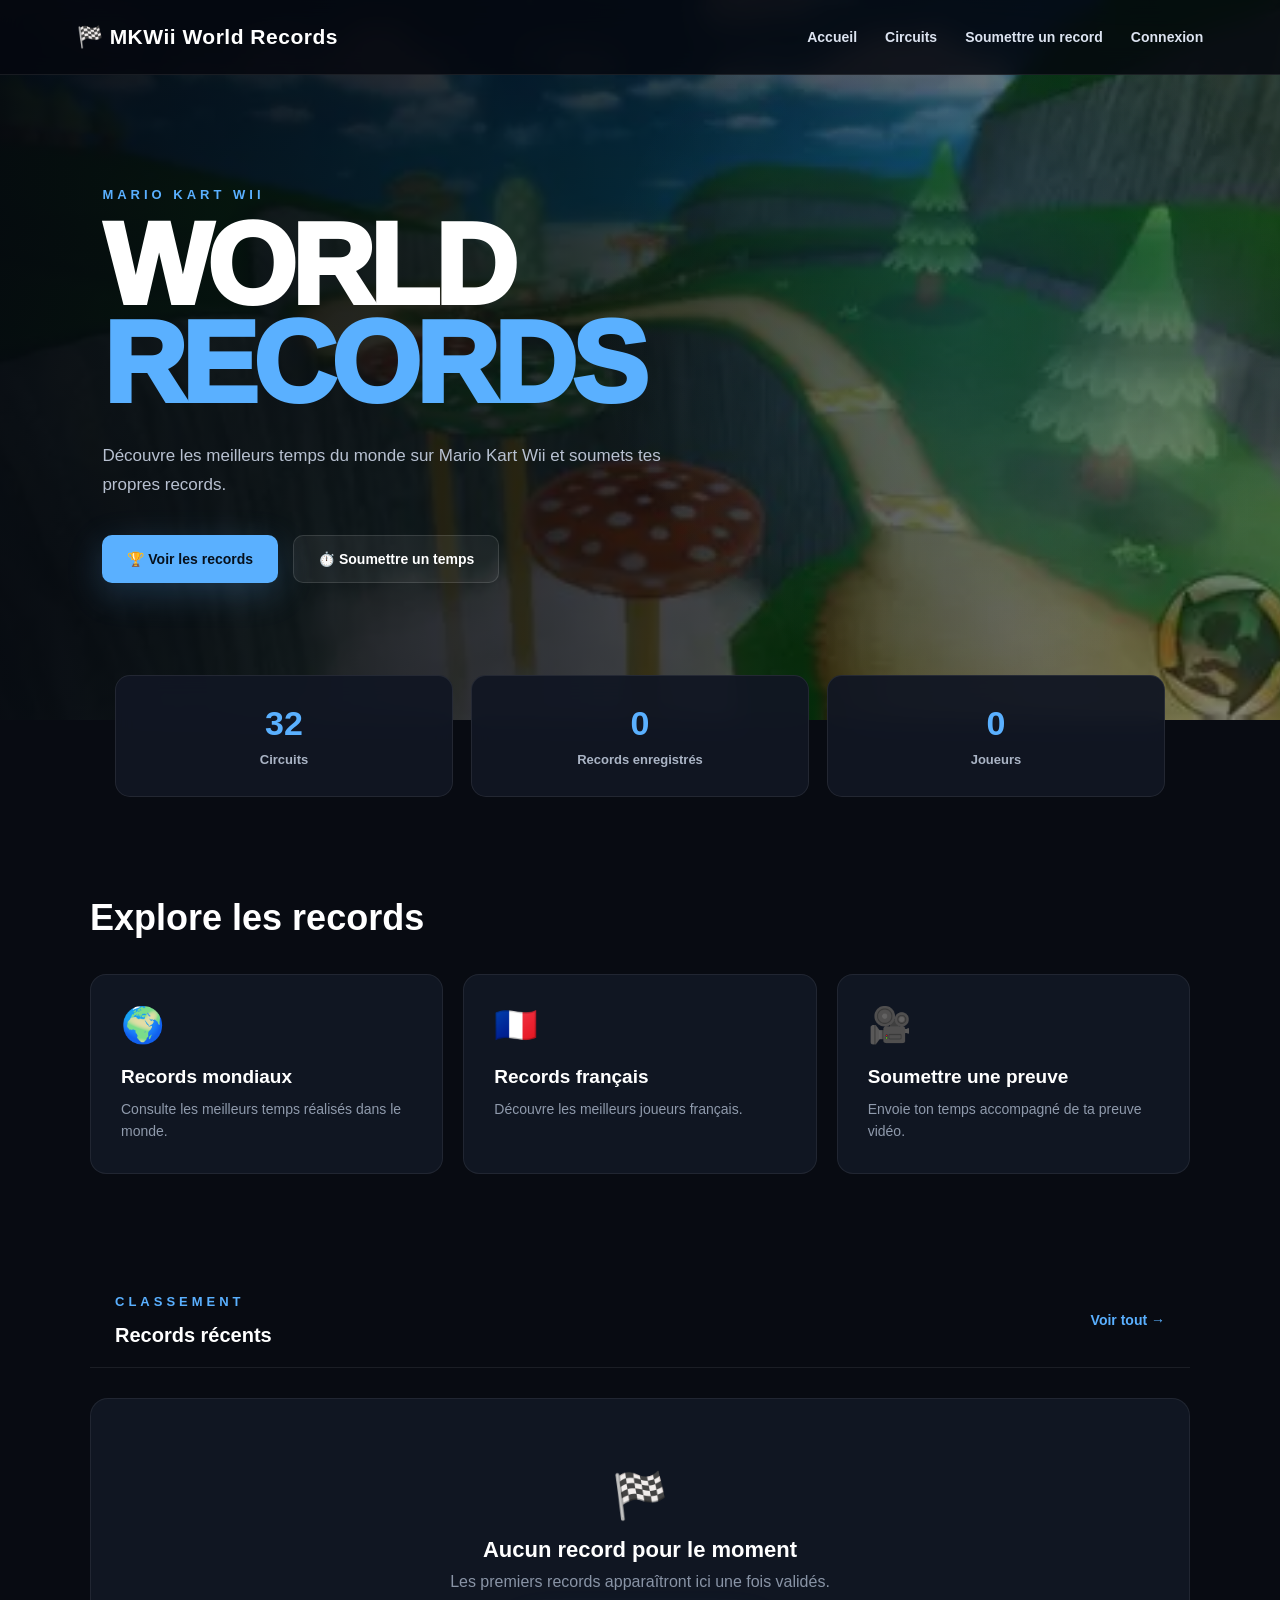
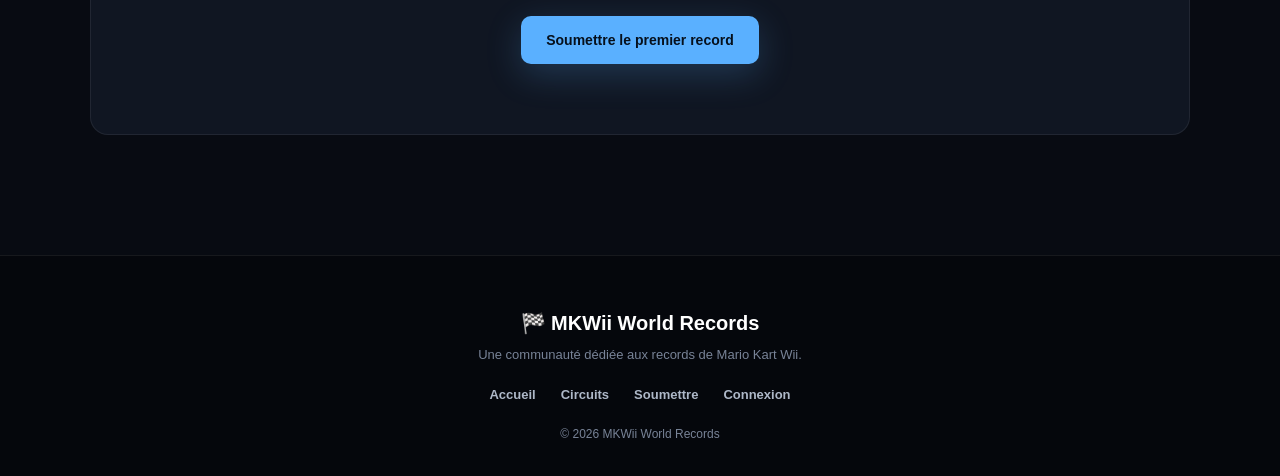
<file: index.html>
<!DOCTYPE html>
<html lang="fr">
<head>
    <meta charset="UTF-8">
    <meta name="viewport" content="width=device-width, initial-scale=1.0">

    <title>MKWii World Records</title>

    <link rel="stylesheet" href="css/style.css">
</head>

<body>

    <!-- HEADER -->
    <header class="header">
        <div class="logo">
            🏁 MKWii World Records
        </div>

        <nav>
            <a href="index.html">Accueil</a>
            <a href="circuits.html">Circuits</a>
            <a href="submit.html">Soumettre un record</a>
            <a href="login.html">Connexion</a>
        </nav>
    </header>


    <!-- HERO -->
    <main>

        <section class="hero">
            <div class="hero-content">

                <p class="subtitle">MARIO KART WII</p>

                <h1>
                    WORLD<br>
                    <span>RECORDS</span>
                </h1>

                <p class="description">
                    Découvre les meilleurs temps du monde sur
                    Mario Kart Wii et soumets tes propres records.
                </p>

                <div class="hero-buttons">
                    <a href="circuits.html" class="btn primary">
                        🏆 Voir les records
                    </a>

                    <a href="submit.html" class="btn secondary">
                        ⏱️ Soumettre un temps
                    </a>
                </div>

            </div>
        </section>


        <!-- STATS -->
        <section class="stats">

            <div class="stat-card">
                <strong>32</strong>
                <span>Circuits</span>
            </div>

            <div class="stat-card">
                <strong>0</strong>
                <span>Records enregistrés</span>
            </div>

            <div class="stat-card">
                <strong>0</strong>
                <span>Joueurs</span>
            </div>

        </section>


        <!-- CATEGORIES -->
        <section class="categories">

            <h2>Explore les records</h2>

            <div class="category-grid">

                <a href="circuits.html" class="category-card">
                    <div class="category-icon">🌍</div>
                    <h3>Records mondiaux</h3>
                    <p>
                        Consulte les meilleurs temps
                        réalisés dans le monde.
                    </p>
                </a>

                <a href="circuits.html" class="category-card">
                    <div class="category-icon">🇫🇷</div>
                    <h3>Records français</h3>
                    <p>
                        Découvre les meilleurs joueurs
                        français.
                    </p>
                </a>

                <a href="submit.html" class="category-card">
                    <div class="category-icon">🎥</div>
                    <h3>Soumettre une preuve</h3>
                    <p>
                        Envoie ton temps accompagné
                        de ta preuve vidéo.
                    </p>
                </a>

            </div>

        </section>


        <!-- FEATURED -->
        <section class="featured">

            <div class="section-title">
                <div>
                    <p class="subtitle">CLASSEMENT</p>
                    <h2>Records récents</h2>
                </div>

                <a href="circuits.html" class="view-all">
                    Voir tout →
                </a>
            </div>


            <div class="records-table">

                <div class="record-empty">

                    <div class="empty-icon">
                        🏁
                    </div>

                    <h3>Aucun record pour le moment</h3>

                    <p>
                        Les premiers records apparaîtront ici
                        une fois validés.
                    </p>

                    <a href="submit.html" class="btn primary">
                        Soumettre le premier record
                    </a>

                </div>

            </div>

        </section>

    </main>


    <!-- FOOTER -->
    <footer>

        <div class="footer-logo">
            🏁 MKWii World Records
        </div>

        <p>
            Une communauté dédiée aux records de Mario Kart Wii.
        </p>

        <div class="footer-links">
            <a href="index.html">Accueil</a>
            <a href="circuits.html">Circuits</a>
            <a href="submit.html">Soumettre</a>
            <a href="login.html">Connexion</a>
        </div>

        <p class="copyright">
            © 2026 MKWii World Records
        </p>

    </footer>

</body>
</html>
</file>
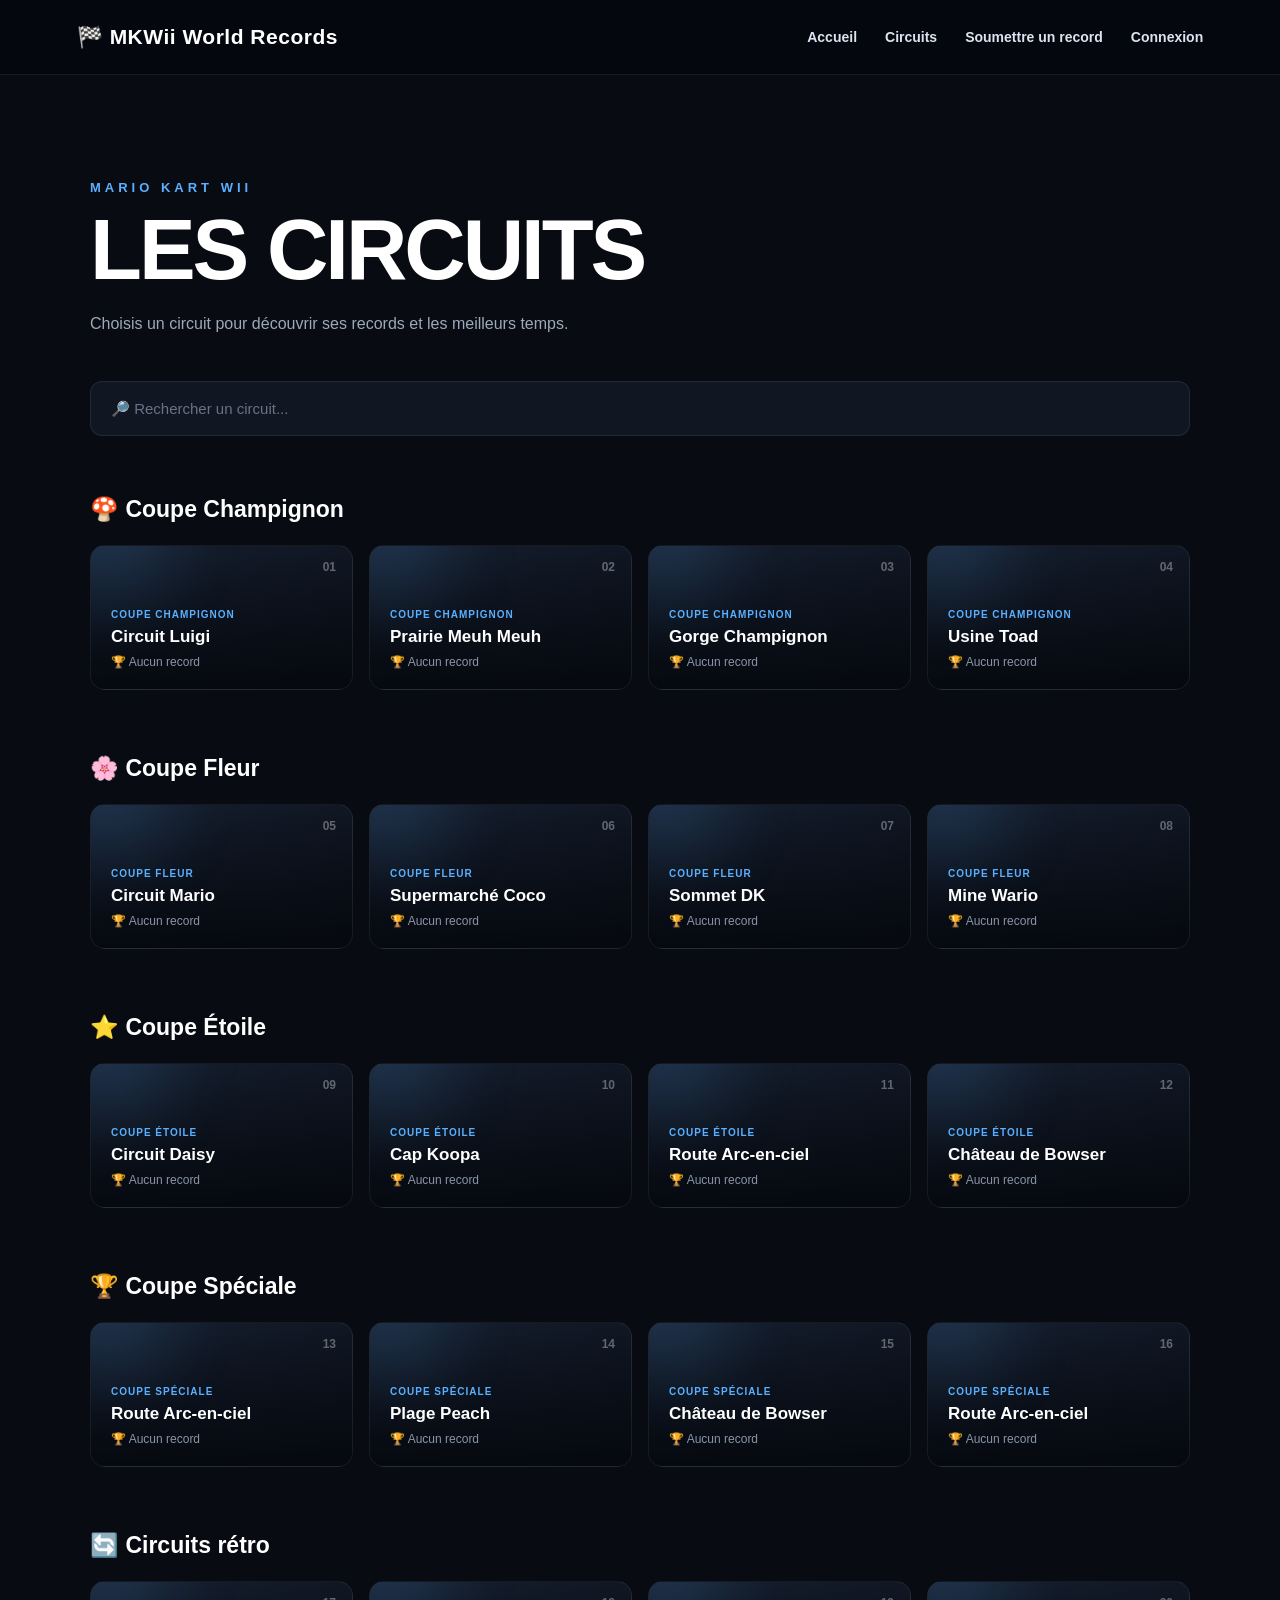
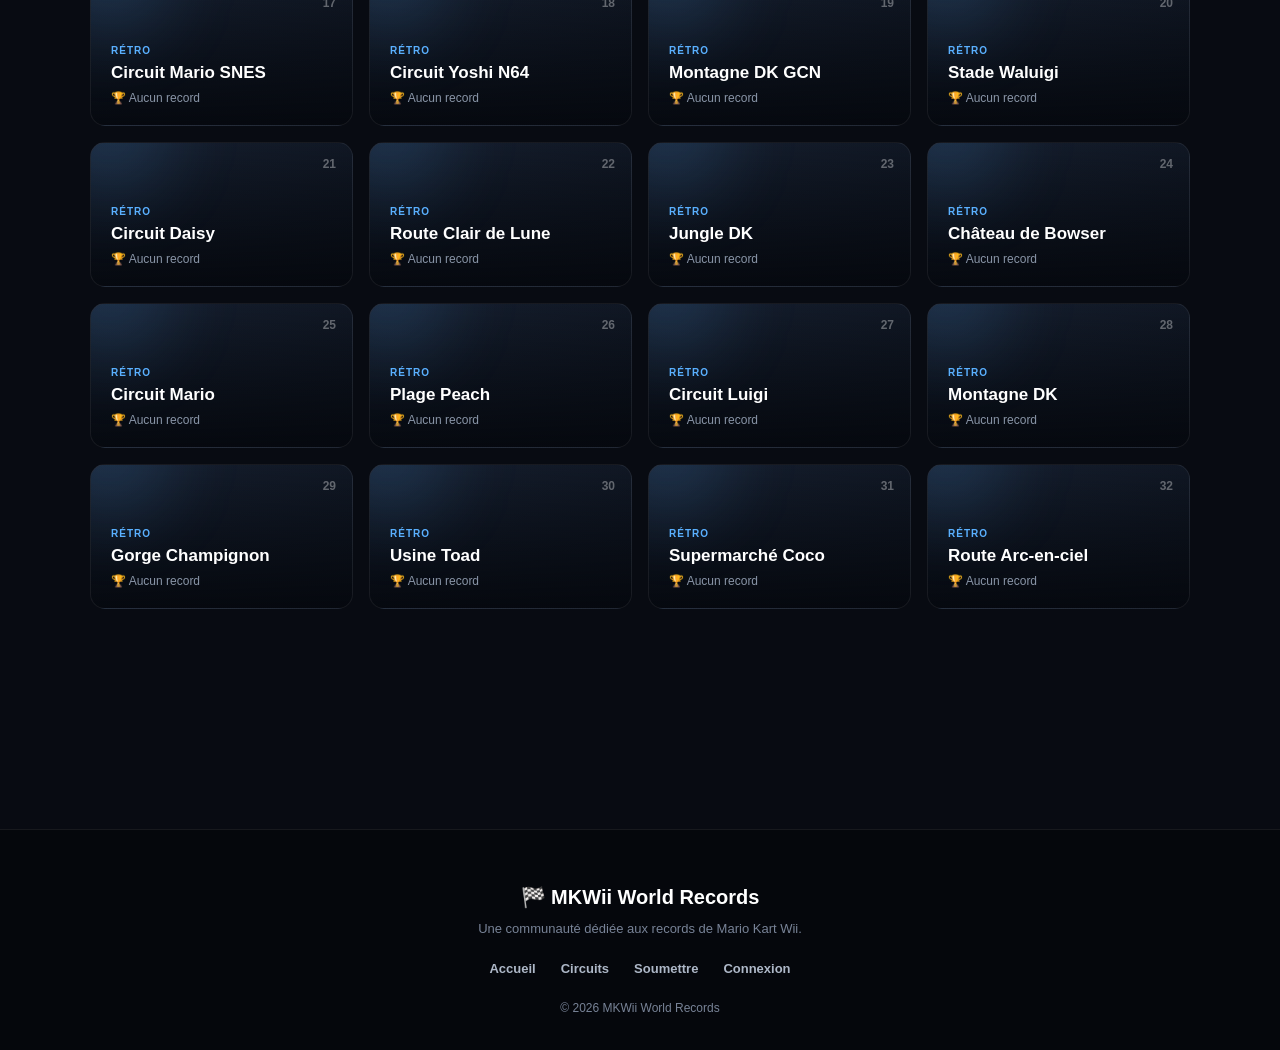
<file: circuits.html>
<!DOCTYPE html>
<html lang="fr">

<head>
    <meta charset="UTF-8">
    <meta name="viewport" content="width=device-width, initial-scale=1.0">

    <title>Circuits — MKWii World Records</title>

    <link rel="stylesheet" href="css/style.css">
</head>

<body>

    <!-- HEADER -->
    <header class="header">

        <div class="logo">
            🏁 MKWii World Records
        </div>

        <nav>
            <a href="index.html">Accueil</a>
            <a href="circuits.html">Circuits</a>
            <a href="submit.html">Soumettre un record</a>
            <a href="login.html">Connexion</a>
        </nav>

    </header>


    <!-- PAGE -->
    <main class="circuits-page">

        <section class="circuits-hero">

            <p class="subtitle">MARIO KART WII</p>

            <h1>LES CIRCUITS</h1>

            <p>
                Choisis un circuit pour découvrir ses records
                et les meilleurs temps.
            </p>

        </section>


        <!-- RECHERCHE -->
        <section class="circuit-search">

            <input
                type="text"
                id="searchCircuit"
                placeholder="🔎 Rechercher un circuit..."
                autocomplete="off"
            >

        </section>


        <!-- CIRCUITS -->
        <section class="circuit-list">

            <!-- COUPE CHAMPIGNON -->

            <h2 class="cup-title">🍄 Coupe Champignon</h2>

            <div class="circuit-grid">

                <a
                    class="circuit-card"
                    href="#"
                    data-name="Circuit Luigi"
                    data-bg="images/circuits/luigi-circuit.webp"
                >
                    <div class="circuit-number">01</div>
                    <div class="circuit-info">
                        <span>Coupe Champignon</span>
                        <h3>Circuit Luigi</h3>
                        <p>🏆 Aucun record</p>
                    </div>
                </a>


                <a
                    class="circuit-card"
                    href="#"
                    data-name="Prairie Meuh Meuh"
                    data-bg="images/circuits/moo-moo-meadows.webp"
                >
                    <div class="circuit-number">02</div>
                    <div class="circuit-info">
                        <span>Coupe Champignon</span>
                        <h3>Prairie Meuh Meuh</h3>
                        <p>🏆 Aucun record</p>
                    </div>
                </a>


                <a
                    class="circuit-card"
                    href="#"
                    data-name="Gorge Champignon"
                    data-bg="images/circuits/mushroom-gorge.webp"
                >
                    <div class="circuit-number">03</div>
                    <div class="circuit-info">
                        <span>Coupe Champignon</span>
                        <h3>Gorge Champignon</h3>
                        <p>🏆 Aucun record</p>
                    </div>
                </a>


                <a
                    class="circuit-card"
                    href="#"
                    data-name="Usine Toad"
                    data-bg="images/circuits/toads-factory.webp"
                >
                    <div class="circuit-number">04</div>
                    <div class="circuit-info">
                        <span>Coupe Champignon</span>
                        <h3>Usine Toad</h3>
                        <p>🏆 Aucun record</p>
                    </div>
                </a>

            </div>


            <!-- COUPE FLEUR -->

            <h2 class="cup-title">🌸 Coupe Fleur</h2>

            <div class="circuit-grid">

                <a
                    class="circuit-card"
                    href="#"
                    data-name="Circuit Mario"
                    data-bg="images/circuits/mario-circuit.webp"
                >
                    <div class="circuit-number">05</div>
                    <div class="circuit-info">
                        <span>Coupe Fleur</span>
                        <h3>Circuit Mario </h3>
                        <p>🏆 Aucun record</p>
                    </div>
                </a>


                <a
                    class="circuit-card"
                    href="#"
                    data-name="Supermarché Coco"
                    data-bg="images/circuits/coconut-mall.webp"
                >
                    <div class="circuit-number">06</div>
                    <div class="circuit-info">
                        <span>Coupe Fleur</span>
                        <h3>Supermarché Coco</h3>
                        <p>🏆 Aucun record</p>
                    </div>
                </a>


                <a
                    class="circuit-card"
                    href="#"
                    data-name="Sommet DK"
                    data-bg="images/circuits/dk-summit.webp"
                >
                    <div class="circuit-number">07</div>
                    <div class="circuit-info">
                        <span>Coupe Fleur</span>
                        <h3>Sommet DK</h3>
                        <p>🏆 Aucun record</p>
                    </div>
                </a>


                <a
                    class="circuit-card"
                    href="#"
                    data-name="Mine Wario"
                    data-bg="images/circuits/warios-gold-mine.webp"
                >
                    <div class="circuit-number">08</div>
                    <div class="circuit-info">
                        <span>Coupe Fleur</span>
                        <h3>Mine Wario</h3>
                        <p>🏆 Aucun record</p>
                    </div>
                </a>

            </div>


            <!-- COUPE ETOILE -->

            <h2 class="cup-title">⭐ Coupe Étoile</h2>

            <div class="circuit-grid">

                <a
                    class="circuit-card"
                    href="#"
                    data-name="Circuit Daisy"
                    data-bg="images/circuits/daisy-circuit.webp"
                >
                    <div class="circuit-number">09</div>
                    <div class="circuit-info">
                        <span>Coupe Étoile</span>
                        <h3>Circuit Daisy</h3>
                        <p>🏆 Aucun record</p>
                    </div>
                </a>


                <a
                    class="circuit-card"
                    href="#"
                    data-name="Cap Koopa"
                    data-bg="images/circuits/koopa-cape.webp"
                >
                    <div class="circuit-number">10</div>
                    <div class="circuit-info">
                        <span>Coupe Étoile</span>
                        <h3>Cap Koopa</h3>
                        <p>🏆 Aucun record</p>
                    </div>
                </a>


                <a
                    class="circuit-card"
                    href="#"
                    data-name="Route Arc-en-ciel"
                    data-bg="images/circuits/rainbow-road.webp"
                >
                    <div class="circuit-number">11</div>
                    <div class="circuit-info">
                        <span>Coupe Étoile</span>
                        <h3>Route Arc-en-ciel</h3>
                        <p>🏆 Aucun record</p>
                    </div>
                </a>


                <a
                    class="circuit-card"
                    href="#"
                    data-name="Château de Bowser"
                    data-bg="images/circuits/bowsers-castle.webp"
                >
                    <div class="circuit-number">12</div>
                    <div class="circuit-info">
                        <span>Coupe Étoile</span>
                        <h3>Château de Bowser</h3>
                        <p>🏆 Aucun record</p>
                    </div>
                </a>

            </div>


            <!-- COUPE SPECIALE -->

            <h2 class="cup-title">🏆 Coupe Spéciale</h2>

            <div class="circuit-grid">

                <a
                    class="circuit-card"
                    href="#"
                    data-name="Route Arc-en-ciel"
                    data-bg="images/circuits/rainbow-road.webp"
                >
                    <div class="circuit-number">13</div>
                    <div class="circuit-info">
                        <span>Coupe Spéciale</span>
                        <h3>Route Arc-en-ciel</h3>
                        <p>🏆 Aucun record</p>
                    </div>
                </a>


                <a
                    class="circuit-card"
                    href="#"
                    data-name="Plage Peach"
                    data-bg="images/circuits/peach-beach.webp"
                >
                    <div class="circuit-number">14</div>
                    <div class="circuit-info">
                        <span>Coupe Spéciale</span>
                        <h3>Plage Peach</h3>
                        <p>🏆 Aucun record</p>
                    </div>
                </a>


                <a
                    class="circuit-card"
                    href="#"
                    data-name="Château de Bowser"
                    data-bg="images/circuits/bowsers-castle.webp"
                >
                    <div class="circuit-number">15</div>
                    <div class="circuit-info">
                        <span>Coupe Spéciale</span>
                        <h3>Château de Bowser</h3>
                        <p>🏆 Aucun record</p>
                    </div>
                </a>


                <a
                    class="circuit-card"
                    href="#"
                    data-name="Route Arc-en-ciel"
                    data-bg="images/circuits/rainbow-road.webp"
                >
                    <div class="circuit-number">16</div>
                    <div class="circuit-info">
                        <span>Coupe Spéciale</span>
                        <h3>Route Arc-en-ciel</h3>
                        <p>🏆 Aucun record</p>
                    </div>
                </a>

            </div>


            <!-- RETRO -->

            <h2 class="cup-title">🔄 Circuits rétro</h2>

            <div class="circuit-grid">

                <a class="circuit-card" href="#" data-name="Circuit Mario SNES">
                    <div class="circuit-number">17</div>
                    <div class="circuit-info">
                        <span>Rétro</span>
                        <h3>Circuit Mario SNES</h3>
                        <p>🏆 Aucun record</p>
                    </div>
                </a>

                <a class="circuit-card" href="#" data-name="Circuit Yoshi N64">
                    <div class="circuit-number">18</div>
                    <div class="circuit-info">
                        <span>Rétro</span>
                        <h3>Circuit Yoshi N64</h3>
                        <p>🏆 Aucun record</p>
                    </div>
                </a>

                <a class="circuit-card" href="#" data-name="Montagne DK GCN">
                    <div class="circuit-number">19</div>
                    <div class="circuit-info">
                        <span>Rétro</span>
                        <h3>Montagne DK GCN</h3>
                        <p>🏆 Aucun record</p>
                    </div>
                </a>

                <a class="circuit-card" href="#" data-name="Stade Waluigi">
                    <div class="circuit-number">20</div>
                    <div class="circuit-info">
                        <span>Rétro</span>
                        <h3>Stade Waluigi</h3>
                        <p>🏆 Aucun record</p>
                    </div>
                </a>


                <a class="circuit-card" href="#" data-name="Circuit Daisy">
                    <div class="circuit-number">21</div>
                    <div class="circuit-info">
                        <span>Rétro</span>
                        <h3>Circuit Daisy</h3>
                        <p>🏆 Aucun record</p>
                    </div>
                </a>

                <a class="circuit-card" href="#" data-name="Route Clair de Lune">
                    <div class="circuit-number">22</div>
                    <div class="circuit-info">
                        <span>Rétro</span>
                        <h3>Route Clair de Lune</h3>
                        <p>🏆 Aucun record</p>
                    </div>
                </a>

                <a class="circuit-card" href="#" data-name="Jungle DK">
                    <div class="circuit-number">23</div>
                    <div class="circuit-info">
                        <span>Rétro</span>
                        <h3>Jungle DK</h3>
                        <p>🏆 Aucun record</p>
                    </div>
                </a>

                <a class="circuit-card" href="#" data-name="Château de Bowser">
                    <div class="circuit-number">24</div>
                    <div class="circuit-info">
                        <span>Rétro</span>
                        <h3>Château de Bowser</h3>
                        <p>🏆 Aucun record</p>
                    </div>
                </a>


                <a class="circuit-card" href="#" data-name="Circuit Mario">
                    <div class="circuit-number">25</div>
                    <div class="circuit-info">
                        <span>Rétro</span>
                        <h3>Circuit Mario</h3>
                        <p>🏆 Aucun record</p>
                    </div>
                </a>

                <a class="circuit-card" href="#" data-name="Plage Peach">
                    <div class="circuit-number">26</div>
                    <div class="circuit-info">
                        <span>Rétro</span>
                        <h3>Plage Peach</h3>
                        <p>🏆 Aucun record</p>
                    </div>
                </a>

                <a class="circuit-card" href="#" data-name="Circuit Luigi">
                    <div class="circuit-number">27</div>
                    <div class="circuit-info">
                        <span>Rétro</span>
                        <h3>Circuit Luigi</h3>
                        <p>🏆 Aucun record</p>
                    </div>
                </a>

                <a class="circuit-card" href="#" data-name="Montagne DK">
                    <div class="circuit-number">28</div>
                    <div class="circuit-info">
                        <span>Rétro</span>
                        <h3>Montagne DK</h3>
                        <p>🏆 Aucun record</p>
                    </div>
                </a>

                <a class="circuit-card" href="#" data-name="Gorge Champignon">
                    <div class="circuit-number">29</div>
                    <div class="circuit-info">
                        <span>Rétro</span>
                        <h3>Gorge Champignon</h3>
                        <p>🏆 Aucun record</p>
                    </div>
                </a>

                <a class="circuit-card" href="#" data-name="Usine Toad">
                    <div class="circuit-number">30</div>
                    <div class="circuit-info">
                        <span>Rétro</span>
                        <h3>Usine Toad</h3>
                        <p>🏆 Aucun record</p>
                    </div>
                </a>

                <a class="circuit-card" href="#" data-name="Supermarché Coco">
                    <div class="circuit-number">31</div>
                    <div class="circuit-info">
                        <span>Rétro</span>
                        <h3>Supermarché Coco</h3>
                        <p>🏆 Aucun record</p>
                    </div>
                </a>

                <a class="circuit-card" href="#" data-name="Route Arc-en-ciel">
                    <div class="circuit-number">32</div>
                    <div class="circuit-info">
                        <span>Rétro</span>
                        <h3>Route Arc-en-ciel</h3>
                        <p>🏆 Aucun record</p>
                    </div>
                </a>

            </div>

        </section>

    </main>


    <!-- FOOTER -->
    <footer>

        <div class="footer-logo">
            🏁 MKWii World Records
        </div>

        <p>
            Une communauté dédiée aux records de Mario Kart Wii.
        </p>

        <div class="footer-links">
            <a href="index.html">Accueil</a>
            <a href="circuits.html">Circuits</a>
            <a href="submit.html">Soumettre</a>
            <a href="login.html">Connexion</a>
        </div>

        <p class="copyright">
            © 2026 MKWii World Records
        </p>

    </footer>


    <!-- RECHERCHE -->
    <script>

        const searchInput = document.getElementById("searchCircuit");
        const cards = document.querySelectorAll(".circuit-card");

        searchInput.addEventListener("input", function () {

            const search = this.value.toLowerCase();

            cards.forEach(card => {

                const name = card.dataset.name.toLowerCase();

                if (name.includes(search)) {
                    card.style.display = "";
                } else {
                    card.style.display = "none";
                }

            });

        });


        // Changement de fond lorsque l'on survole un circuit
        cards.forEach(card => {

            card.addEventListener("mouseenter", function () {

                const background = this.dataset.bg;

                if (background) {

                    document.body.style.backgroundImage =
                        `linear-gradient(
                            rgba(5, 8, 15, 0.88),
                            rgba(5, 8, 15, 0.96)
                        ), url("${background}")`;

                    document.body.style.backgroundSize = "cover";
                    document.body.style.backgroundAttachment = "fixed";
                    document.body.style.backgroundPosition = "center";

                }

            });

        });

    </script>

</body>
</html>
</file>
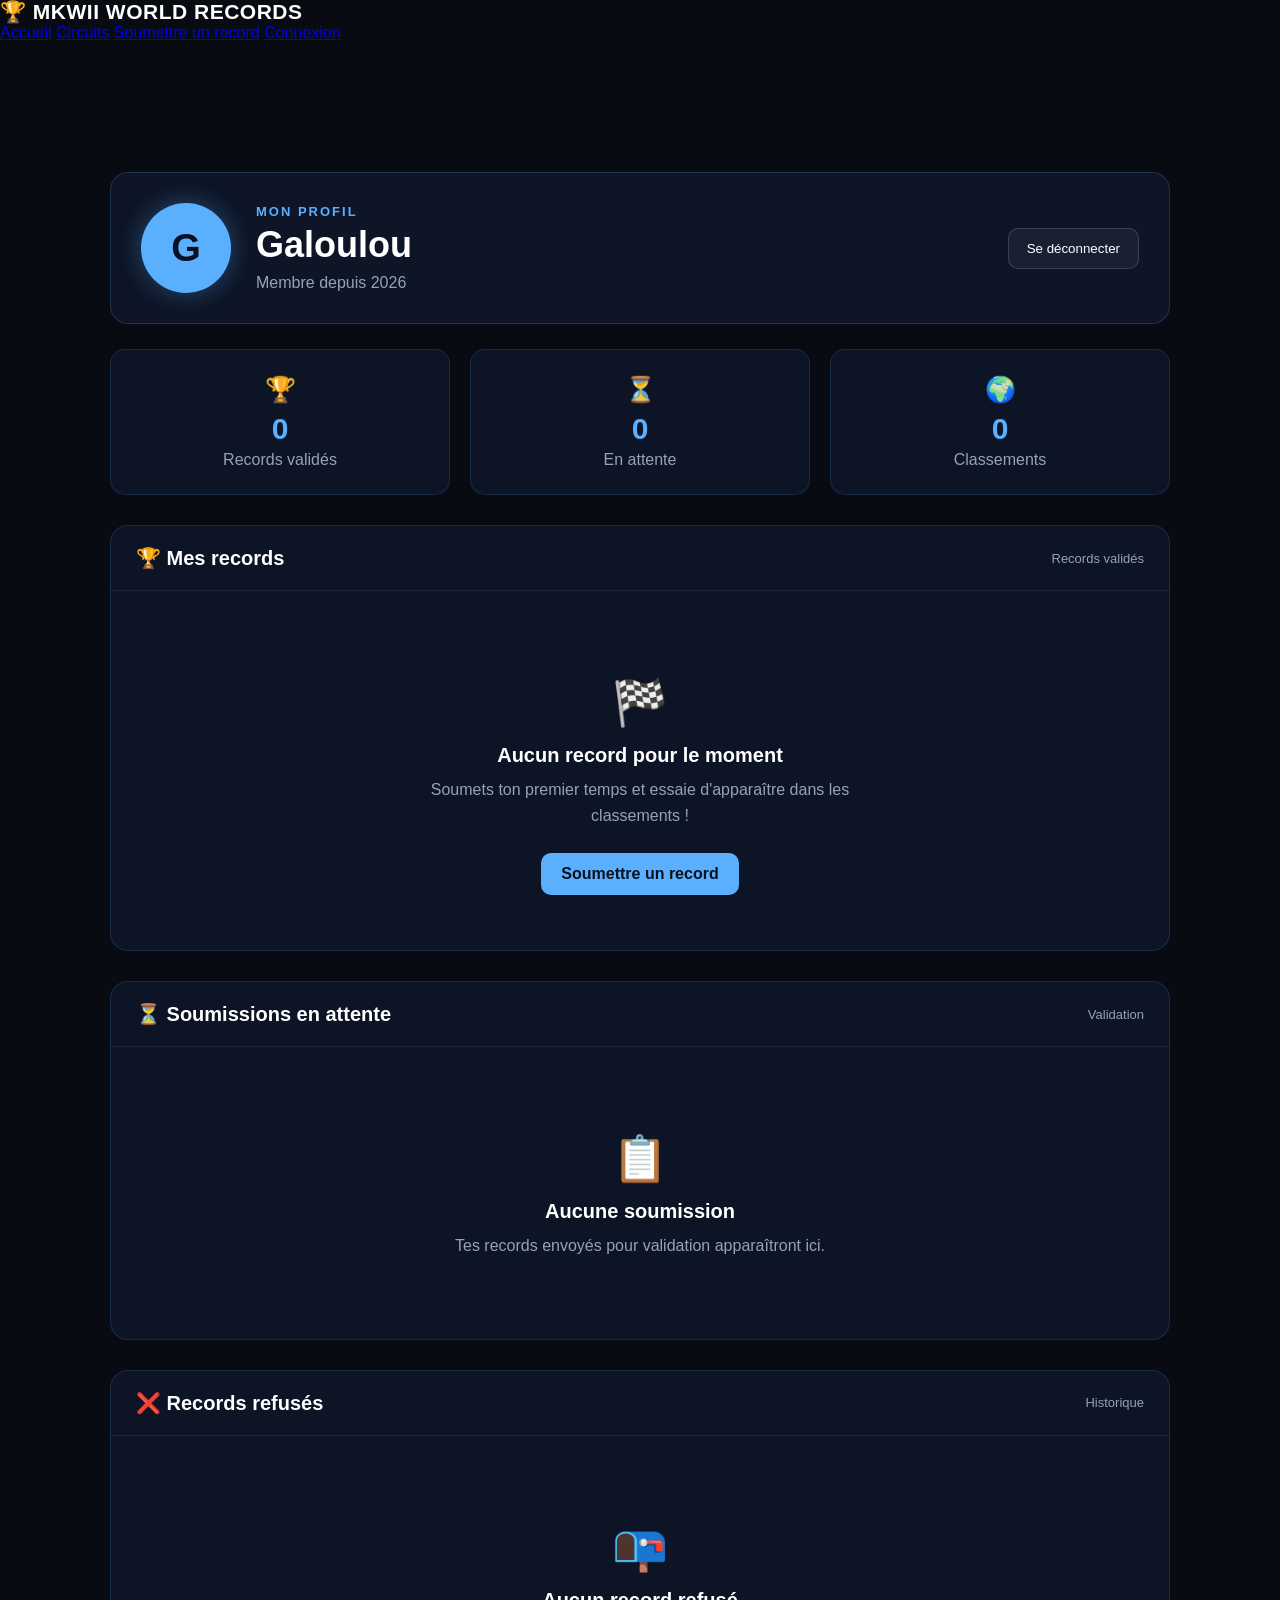
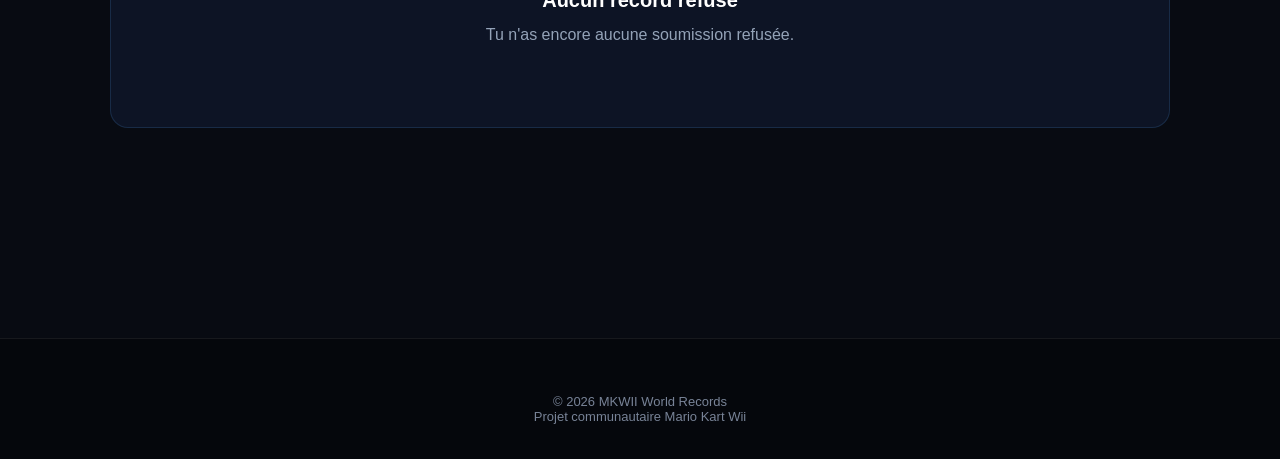
<file: profile.html>
<!DOCTYPE html>
<html lang="fr">
<head>
    <meta charset="UTF-8">
    <meta name="viewport" content="width=device-width, initial-scale=1.0">

    <title>Mon profil — MKWII World Records</title>

    <link rel="stylesheet" href="css/style.css">
</head>

<body>

<header>
    <div class="logo">
        🏆 MKWII WORLD RECORDS
    </div>

    <nav>
        <a href="index.html">Accueil</a>
        <a href="circuits.html">Circuits</a>
        <a href="submit.html">Soumettre un record</a>
        <a href="login.html">Connexion</a>
    </nav>
</header>


<main class="profile-page">

    <section class="profile-header">

        <div class="profile-avatar">
            G
        </div>

        <div class="profile-info">
            <p class="profile-label">MON PROFIL</p>

            <h1>Galoulou</h1>

            <p class="profile-date">
                Membre depuis 2026
            </p>
        </div>

        <button class="logout-button" onclick="logout()">
            Se déconnecter
        </button>

    </section>


    <section class="profile-stats">

        <div class="profile-stat">
            <span>🏆</span>
            <strong>0</strong>
            <p>Records validés</p>
        </div>

        <div class="profile-stat">
            <span>⏳</span>
            <strong>0</strong>
            <p>En attente</p>
        </div>

        <div class="profile-stat">
            <span>🌍</span>
            <strong>0</strong>
            <p>Classements</p>
        </div>

    </section>


    <section class="profile-section">

        <div class="section-title">
            <h2>🏆 Mes records</h2>
            <span>Records validés</span>
        </div>

        <div class="empty-profile">

            <div class="empty-icon">
                🏁
            </div>

            <h3>Aucun record pour le moment</h3>

            <p>
                Soumets ton premier temps et essaie d'apparaître
                dans les classements !
            </p>

            <a href="submit.html" class="profile-button">
                Soumettre un record
            </a>

        </div>

    </section>


    <section class="profile-section">

        <div class="section-title">
            <h2>⏳ Soumissions en attente</h2>
            <span>Validation</span>
        </div>

        <div class="empty-profile">

            <div class="empty-icon">
                📋
            </div>

            <h3>Aucune soumission</h3>

            <p>
                Tes records envoyés pour validation apparaîtront ici.
            </p>

        </div>

    </section>


    <section class="profile-section">

        <div class="section-title">
            <h2>❌ Records refusés</h2>
            <span>Historique</span>
        </div>

        <div class="empty-profile">

            <div class="empty-icon">
                📭
            </div>

            <h3>Aucun record refusé</h3>

            <p>
                Tu n'as encore aucune soumission refusée.
            </p>

        </div>

    </section>

</main>


<footer>
    <p>© 2026 MKWII World Records</p>
    <p>Projet communautaire Mario Kart Wii</p>
</footer>


<script>

function logout() {

    const confirmation = confirm(
        "Voulez-vous vraiment vous déconnecter ?"
    );

    if (confirmation) {

        // La vraie déconnexion sera ajoutée avec Supabase.
        window.location.href = "login.html";

    }

}

</script>

</body>
</html>
</file>
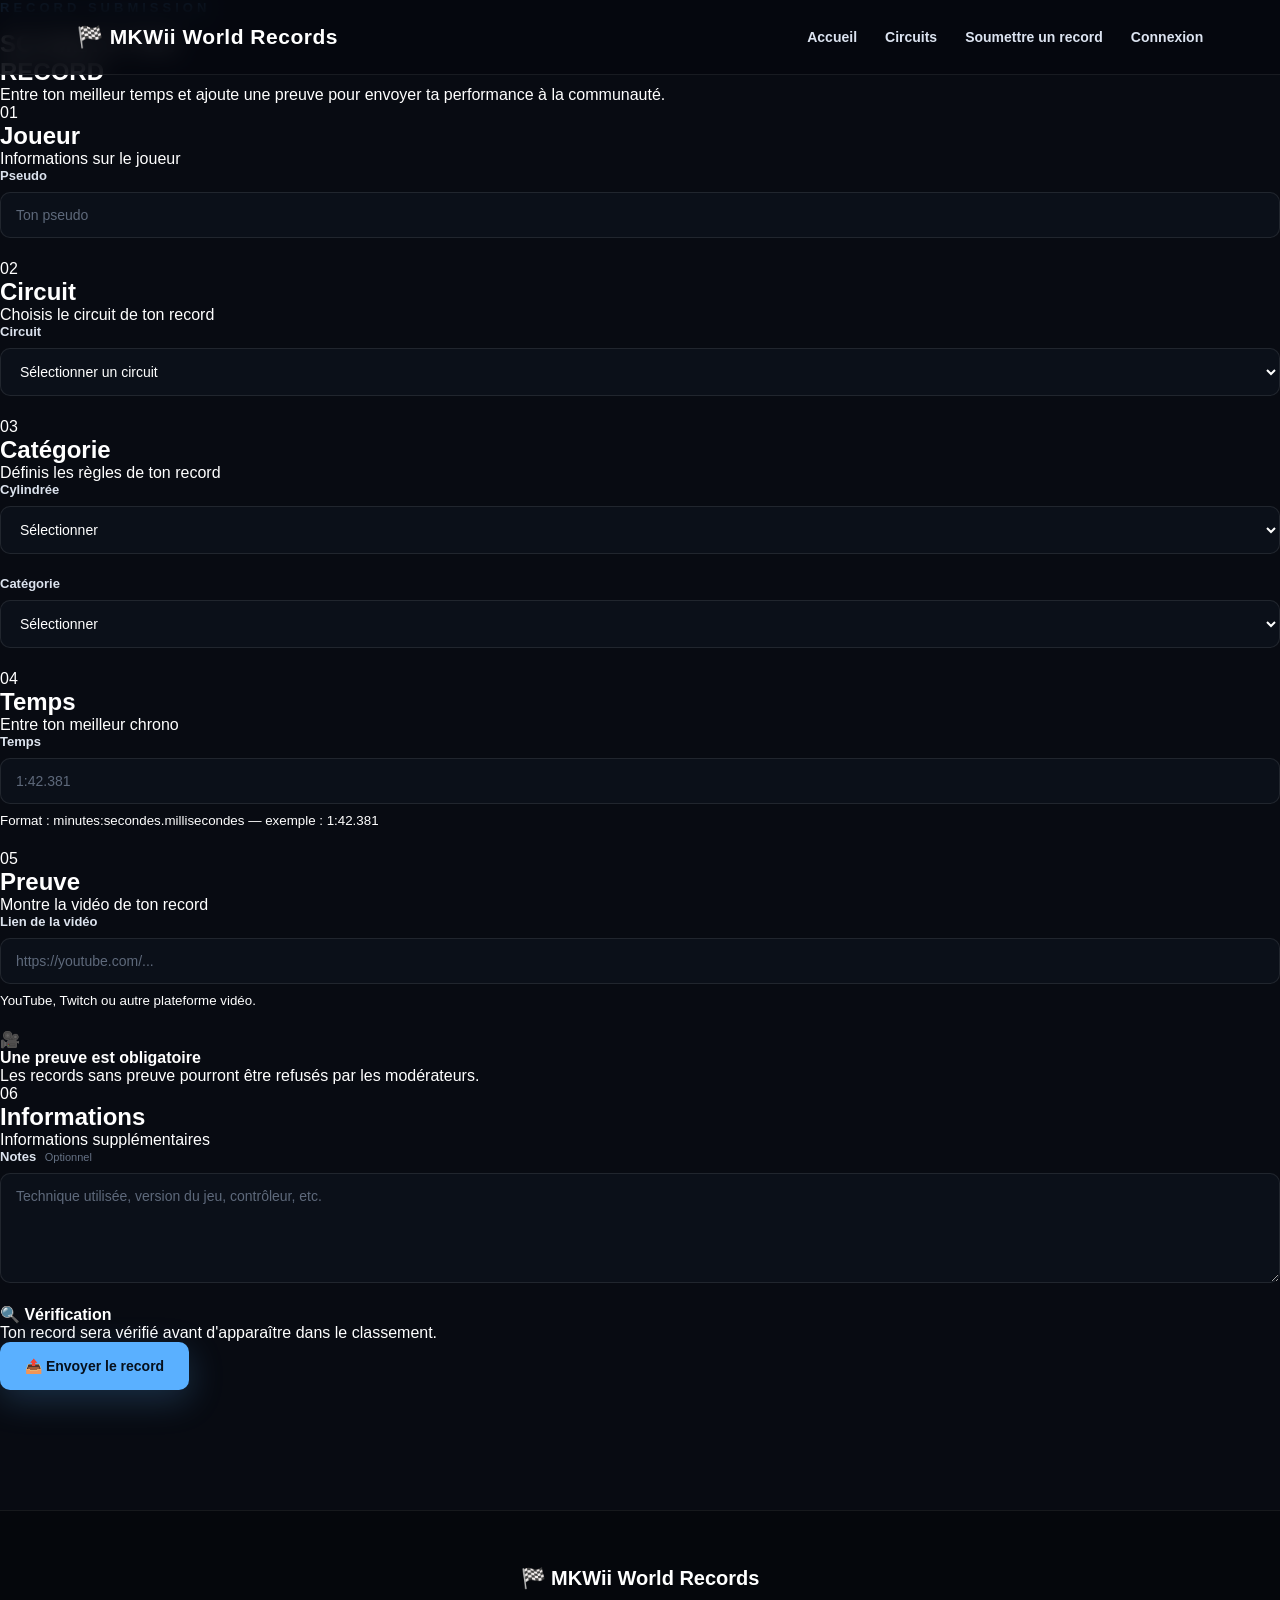
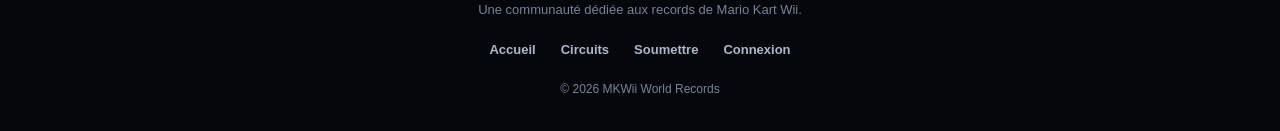
<file: submit.html>
<!DOCTYPE html>
<html lang="fr">

<head>
    <meta charset="UTF-8">
    <meta name="viewport" content="width=device-width, initial-scale=1.0">

    <title>Soumettre un record — MKWii World Records</title>

    <link rel="stylesheet" href="css/style.css">
</head>

<body>

    <!-- HEADER -->
    <header class="header">

        <div class="logo">
            🏁 MKWii World Records
        </div>

        <nav>
            <a href="index.html">Accueil</a>
            <a href="circuits.html">Circuits</a>
            <a href="submit.html">Soumettre un record</a>
            <a href="login.html">Connexion</a>
        </nav>

    </header>


    <!-- PAGE -->
    <main class="submit-page">

        <section class="submit-hero">

            <p class="subtitle">RECORD SUBMISSION</p>

            <h1>
                SOUMETS TON<br>
                <span>RECORD</span>
            </h1>

            <p>
                Entre ton meilleur temps et ajoute une preuve
                pour envoyer ta performance à la communauté.
            </p>

        </section>


        <!-- FORMULAIRE -->
        <section class="submit-container">

            <form id="recordForm">


                <!-- JOUEUR -->
                <div class="form-section">

                    <div class="form-title">
                        <span>01</span>

                        <div>
                            <h2>Joueur</h2>
                            <p>Informations sur le joueur</p>
                        </div>
                    </div>


                    <div class="form-group">

                        <label for="playerName">
                            Pseudo
                        </label>

                        <input
                            type="text"
                            id="playerName"
                            name="playerName"
                            placeholder="Ton pseudo"
                            maxlength="30"
                            required
                        >

                    </div>

                </div>


                <!-- CIRCUIT -->
                <div class="form-section">

                    <div class="form-title">
                        <span>02</span>

                        <div>
                            <h2>Circuit</h2>
                            <p>Choisis le circuit de ton record</p>
                        </div>
                    </div>


                    <div class="form-group">

                        <label for="track">
                            Circuit
                        </label>

                        <select id="track" name="track" required>

                            <option value="">
                                Sélectionner un circuit
                            </option>

                            <optgroup label="Coupe Champignon">
                                <option>Circuit Luigi</option>
                                <option>Prairie Meuh Meuh</option>
                                <option>Gorge Champignon</option>
                                <option>Usine Toad</option>
                            </optgroup>

                            <optgroup label="Coupe Fleur">
                                <option>Circuit Mario</option>
                                <option>Supermarché Coco</option>
                                <option>Sommet DK</option>
                                <option>Mine Wario</option>
                            </optgroup>

                            <optgroup label="Coupe Étoile">
                                <option>Circuit Daisy</option>
                                <option>Cap Koopa</option>
                                <option>Route Arc-en-ciel</option>
                                <option>Château de Bowser</option>
                            </optgroup>

                            <optgroup label="Coupe Spéciale">
                                <option>Route Arc-en-ciel</option>
                                <option>Plage Peach</option>
                            </optgroup>

                            <optgroup label="Circuits rétro">
                                <option>Circuit Mario SNES</option>
                                <option>Circuit Yoshi N64</option>
                                <option>Montagne DK GCN</option>
                                <option>Stade Waluigi</option>
                                <option>Circuit Daisy</option>
                                <option>Route Clair de Lune</option>
                                <option>Jungle DK</option>
                            </optgroup>

                        </select>

                    </div>

                </div>


                <!-- CATEGORIE -->
                <div class="form-section">

                    <div class="form-title">
                        <span>03</span>

                        <div>
                            <h2>Catégorie</h2>
                            <p>Définis les règles de ton record</p>
                        </div>
                    </div>


                    <div class="form-grid">

                        <div class="form-group">

                            <label for="cc">
                                Cylindrée
                            </label>

                            <select id="cc" name="cc" required>

                                <option value="">
                                    Sélectionner
                                </option>

                                <option value="150cc">
                                    150cc
                                </option>

                                <option value="200cc">
                                    200cc
                                </option>

                            </select>

                        </div>


                        <div class="form-group">

                            <label for="category">
                                Catégorie
                            </label>

                            <select
                                id="category"
                                name="category"
                                required
                            >

                                <option value="">
                                    Sélectionner
                                </option>

                                <option value="glitch">
                                    Glitch
                                </option>

                                <option value="no-glitch">
                                    No Glitch
                                </option>

                            </select>

                        </div>

                    </div>

                </div>


                <!-- TEMPS -->
                <div class="form-section">

                    <div class="form-title">
                        <span>04</span>

                        <div>
                            <h2>Temps</h2>
                            <p>Entre ton meilleur chrono</p>
                        </div>
                    </div>


                    <div class="form-group">

                        <label for="time">
                            Temps
                        </label>

                        <input
                            type="text"
                            id="time"
                            name="time"
                            placeholder="1:42.381"
                            pattern="[0-9]+:[0-5][0-9]\.[0-9]{3}"
                            required
                        >

                        <small>
                            Format : minutes:secondes.millisecondes
                            — exemple : 1:42.381
                        </small>

                    </div>

                </div>


                <!-- PREUVE -->
                <div class="form-section">

                    <div class="form-title">
                        <span>05</span>

                        <div>
                            <h2>Preuve</h2>
                            <p>Montre la vidéo de ton record</p>
                        </div>
                    </div>


                    <div class="form-group">

                        <label for="proof">
                            Lien de la vidéo
                        </label>

                        <input
                            type="url"
                            id="proof"
                            name="proof"
                            placeholder="https://youtube.com/..."
                            required
                        >

                        <small>
                            YouTube, Twitch ou autre plateforme vidéo.
                        </small>

                    </div>


                    <div class="proof-box">

                        <div class="proof-icon">
                            🎥
                        </div>

                        <div>
                            <strong>
                                Une preuve est obligatoire
                            </strong>

                            <p>
                                Les records sans preuve pourront être
                                refusés par les modérateurs.
                            </p>
                        </div>

                    </div>

                </div>


                <!-- INFORMATIONS -->
                <div class="form-section">

                    <div class="form-title">
                        <span>06</span>

                        <div>
                            <h2>Informations</h2>
                            <p>Informations supplémentaires</p>
                        </div>
                    </div>


                    <div class="form-group">

                        <label for="notes">
                            Notes
                            <span class="optional">
                                Optionnel
                            </span>
                        </label>

                        <textarea
                            id="notes"
                            name="notes"
                            rows="5"
                            maxlength="500"
                            placeholder="Technique utilisée, version du jeu, contrôleur, etc."
                        ></textarea>

                    </div>

                </div>


                <!-- ENVOI -->
                <div class="submit-bottom">

                    <div class="submit-warning">

                        <strong>
                            🔍 Vérification
                        </strong>

                        <p>
                            Ton record sera vérifié avant d'apparaître
                            dans le classement.
                        </p>

                    </div>


                    <button
                        type="submit"
                        class="btn primary submit-button"
                    >
                        📤 Envoyer le record
                    </button>

                </div>

            </form>

        </section>

    </main>


    <!-- FOOTER -->
    <footer>

        <div class="footer-logo">
            🏁 MKWii World Records
        </div>

        <p>
            Une communauté dédiée aux records de Mario Kart Wii.
        </p>

        <div class="footer-links">
            <a href="index.html">Accueil</a>
            <a href="circuits.html">Circuits</a>
            <a href="submit.html">Soumettre</a>
            <a href="login.html">Connexion</a>
        </div>

        <p class="copyright">
            © 2026 MKWii World Records
        </p>

    </footer>


    <!-- VERSION TEMPORAIRE -->
    <script>

        const form = document.getElementById("recordForm");

        form.addEventListener("submit", function(event) {

            event.preventDefault();

            alert(
                "✅ Formulaire prêt !\n\n" +
                "La connexion à la base de données sera ajoutée ensuite."
            );

        });

    </script>

</body>
</html>
</file>
<file: css/style.css>
/* ================================
   MKWII WORLD RECORDS
   STYLE PRINCIPAL
================================ */

* {
    margin: 0;
    padding: 0;
    box-sizing: border-box;
}

html {
    scroll-behavior: smooth;
}

body {
    font-family: Arial, Helvetica, sans-serif;
    background: #080b12;
    color: white;
    min-height: 100vh;
}


/* ================================
   HEADER
================================ */

.header {
    position: fixed;
    top: 0;
    left: 0;
    width: 100%;
    height: 75px;

    display: flex;
    align-items: center;
    justify-content: space-between;

    padding: 0 6%;

    background: rgba(5, 8, 15, 0.85);
    backdrop-filter: blur(12px);

    border-bottom: 1px solid rgba(255,255,255,0.08);

    z-index: 1000;
}

.logo {
    font-size: 21px;
    font-weight: 900;
    letter-spacing: 0.5px;
}

.header nav {
    display: flex;
    gap: 28px;
}

.header nav a {
    color: #dce3f0;
    text-decoration: none;
    font-size: 14px;
    font-weight: 700;

    transition: 0.25s;
}

.header nav a:hover {
    color: #5ab0ff;
}


/* ================================
   HERO
================================ */

.hero {
    min-height: 720px;

    display: flex;
    align-items: center;

    padding: 130px 8% 80px;

    position: relative;
    overflow: hidden;

    background:
        linear-gradient(
            90deg,
            rgba(5, 8, 15, 0.96) 0%,
            rgba(5, 8, 15, 0.80) 45%,
            rgba(5, 8, 15, 0.45) 100%
        ),
        url("../images/circuits/mushroom-gorge.webp");

    background-size: cover;
    background-position: center;
}

.hero::after {
    content: "";

    position: absolute;
    inset: 0;

    background:
        radial-gradient(
            circle at 75% 45%,
            rgba(90,176,255,0.18),
            transparent 35%
        );

    pointer-events: none;
}

.hero-content {
    position: relative;
    z-index: 2;

    max-width: 650px;
}

.subtitle {
    color: #5ab0ff;

    font-size: 13px;
    font-weight: 900;

    letter-spacing: 4px;

    margin-bottom: 15px;
}

.hero h1 {
    font-size: clamp(60px, 9vw, 115px);

    line-height: 0.85;

    font-weight: 1000;

    letter-spacing: -5px;
}

.hero h1 span {
    color: #5ab0ff;
}

.description {
    margin-top: 30px;

    max-width: 560px;

    color: #b8c1d1;

    font-size: 17px;
    line-height: 1.7;
}


/* ================================
   BUTTONS
================================ */

.hero-buttons {
    display: flex;
    gap: 15px;

    margin-top: 35px;

    flex-wrap: wrap;
}

.btn {
    display: inline-flex;

    align-items: center;
    justify-content: center;

    padding: 15px 24px;

    border-radius: 10px;

    text-decoration: none;

    font-size: 14px;
    font-weight: 900;

    transition: 0.25s;

    border: 1px solid transparent;
}

.btn:hover {
    transform: translateY(-3px);
}

.btn.primary {
    background: #5ab0ff;
    color: #06101c;

    box-shadow: 0 10px 35px rgba(90,176,255,0.22);
}

.btn.primary:hover {
    background: #79beff;
}

.btn.secondary {
    background: rgba(255,255,255,0.06);
    color: white;

    border-color: rgba(255,255,255,0.12);
}

.btn.secondary:hover {
    background: rgba(255,255,255,0.11);
}


/* ================================
   STATS
================================ */

.stats {
    display: grid;

    grid-template-columns: repeat(3, 1fr);

    gap: 18px;

    max-width: 1100px;

    margin: -45px auto 0;

    padding: 0 25px;

    position: relative;
    z-index: 5;
}

.stat-card {
    background: rgba(17, 23, 35, 0.95);

    border: 1px solid rgba(255,255,255,0.08);

    border-radius: 15px;

    padding: 28px;

    text-align: center;

    backdrop-filter: blur(10px);
}

.stat-card strong {
    display: block;

    font-size: 34px;

    color: #5ab0ff;

    margin-bottom: 7px;
}

.stat-card span {
    color: #aab4c5;

    font-size: 13px;

    font-weight: 700;
}


/* ================================
   SECTIONS
================================ */

.categories,
.featured {
    max-width: 1150px;

    margin: 100px auto 0;

    padding: 0 25px;
}

.categories h2,
.featured h2 {
    font-size: 36px;

    margin-bottom: 35px;
}


/* ================================
   CATEGORY CARDS
================================ */

.category-grid {
    display: grid;

    grid-template-columns: repeat(3, 1fr);

    gap: 20px;
}

.category-card {
    text-decoration: none;

    color: white;

    background: #101622;

    border: 1px solid rgba(255,255,255,0.07);

    border-radius: 16px;

    padding: 30px;

    transition: 0.3s;
}

.category-card:hover {
    transform: translateY(-6px);

    border-color: rgba(90,176,255,0.5);

    background: #131c2c;
}

.category-icon {
    font-size: 35px;

    margin-bottom: 20px;
}

.category-card h3 {
    font-size: 19px;

    margin-bottom: 10px;
}

.category-card p {
    color: #8f9aac;

    font-size: 14px;

    line-height: 1.6;
}


/* ================================
   SECTION TITLE
================================ */

.section-title {
    display: flex;

    justify-content: space-between;

    align-items: end;

    margin-bottom: 30px;
}

.section-title h2 {
    margin-bottom: 0;
}

.view-all {
    color: #5ab0ff;

    text-decoration: none;

    font-weight: 800;

    font-size: 14px;
}

.view-all:hover {
    text-decoration: underline;
}


/* ================================
   RECORDS
================================ */

.records-table {
    background: #101622;

    border: 1px solid rgba(255,255,255,0.07);

    border-radius: 18px;

    overflow: hidden;
}

.record-empty {
    padding: 70px 25px;

    text-align: center;
}

.empty-icon {
    font-size: 50px;

    margin-bottom: 20px;
}

.record-empty h3 {
    font-size: 22px;

    margin-bottom: 10px;
}

.record-empty p {
    color: #8994a6;

    margin-bottom: 25px;
}


/* ================================
   FOOTER
================================ */

footer {
    margin-top: 120px;

    padding: 55px 25px 35px;

    text-align: center;

    background: #05070c;

    border-top: 1px solid rgba(255,255,255,0.07);
}

.footer-logo {
    font-size: 20px;

    font-weight: 900;

    margin-bottom: 12px;
}

footer > p {
    color: #788397;

    font-size: 13px;
}

.footer-links {
    display: flex;

    justify-content: center;

    gap: 25px;

    margin: 25px 0;
}

.footer-links a {
    color: #aeb8c8;

    text-decoration: none;

    font-size: 13px;

    font-weight: 700;
}

.footer-links a:hover {
    color: #5ab0ff;
}

.copyright {
    margin-top: 20px;

    font-size: 12px;
}


/* ================================
   RESPONSIVE
================================ */

@media (max-width: 800px) {

    .header {
        height: auto;

        padding: 18px 5%;

        flex-direction: column;

        gap: 15px;
    }

    .header nav {
        gap: 15px;

        flex-wrap: wrap;

        justify-content: center;
    }

    .hero {
        min-height: 680px;

        padding: 150px 7% 80px;
    }

    .hero h1 {
        font-size: 65px;
    }

    .stats {
        grid-template-columns: 1fr;

        margin-top: 25px;
    }

    .category-grid {
        grid-template-columns: 1fr;
    }

    .categories,
    .featured {
        margin-top: 75px;
    }

    .section-title {
        align-items: flex-start;

        flex-direction: column;

        gap: 15px;
    }
}


@media (max-width: 500px) {

    .hero h1 {
        font-size: 52px;

        letter-spacing: -3px;
    }

    .description {
        font-size: 15px;
    }

    .hero-buttons {
        flex-direction: column;
    }

    .btn {
        width: 100%;
    }
}
/* ================================
   PAGE CIRCUITS
================================ */

.circuits-page {
    padding-top: 120px;
    min-height: 100vh;
}

.circuits-hero {
    max-width: 1150px;
    margin: 0 auto;
    padding: 60px 25px 35px;
}

.circuits-hero h1 {
    font-size: clamp(48px, 7vw, 85px);
    line-height: 0.95;
    letter-spacing: -3px;
    margin-bottom: 20px;
}

.circuits-hero > p:last-child {
    color: #9da8b9;
    font-size: 16px;
    line-height: 1.6;
    max-width: 600px;
}


/* ================================
   RECHERCHE
================================ */

.circuit-search {
    max-width: 1150px;
    margin: 10px auto 60px;
    padding: 0 25px;
}

.circuit-search input {
    width: 100%;
    padding: 18px 20px;

    background: #101622;
    color: white;

    border: 1px solid rgba(255,255,255,0.08);
    border-radius: 12px;

    outline: none;

    font-size: 15px;

    transition: 0.25s;
}

.circuit-search input::placeholder {
    color: #687386;
}

.circuit-search input:focus {
    border-color: rgba(90,176,255,0.7);

    box-shadow:
        0 0 0 3px rgba(90,176,255,0.08);
}


/* ================================
   LISTE DES CIRCUITS
================================ */

.circuit-list {
    max-width: 1150px;
    margin: 0 auto;
    padding: 0 25px 100px;
}

.cup-title {
    margin: 65px 0 22px;

    font-size: 23px;

    color: white;

    display: flex;
    align-items: center;
    gap: 10px;
}

.cup-title:first-child {
    margin-top: 0;
}


/* ================================
   GRILLE
================================ */

.circuit-grid {
    display: grid;

    grid-template-columns:
        repeat(4, minmax(0, 1fr));

    gap: 16px;
}


/* ================================
   CARTE CIRCUIT
================================ */

.circuit-card {
    position: relative;

    min-height: 145px;

    display: flex;
    align-items: flex-end;

    overflow: hidden;

    padding: 20px;

    text-decoration: none;
    color: white;

    border-radius: 15px;

    background:
        linear-gradient(
            180deg,
            rgba(12,17,27,0.15),
            rgba(5,8,14,0.96)
        ),
        linear-gradient(
            135deg,
            #182233,
            #0d131e
        );

    border: 1px solid rgba(255,255,255,0.07);

    transition:
        transform 0.25s ease,
        border-color 0.25s ease,
        box-shadow 0.25s ease;
}

.circuit-card:hover {
    transform: translateY(-5px);

    border-color: rgba(90,176,255,0.55);

    box-shadow:
        0 15px 40px rgba(0,0,0,0.35),
        0 0 25px rgba(90,176,255,0.08);
}


/* Numéro */

.circuit-number {
    position: absolute;

    top: 14px;
    right: 16px;

    font-size: 12px;
    font-weight: 900;

    color: rgba(255,255,255,0.35);
}


/* Informations */

.circuit-info {
    position: relative;
    z-index: 2;
}

.circuit-info span {
    display: block;

    color: #5ab0ff;

    font-size: 10px;
    font-weight: 900;

    text-transform: uppercase;

    letter-spacing: 1px;

    margin-bottom: 7px;
}

.circuit-info h3 {
    font-size: 17px;

    margin-bottom: 8px;
}

.circuit-info p {
    color: #8995a7;

    font-size: 12px;
}


/* ================================
   EFFET LUMIÈRE
================================ */

.circuit-card::before {
    content: "";

    position: absolute;

    width: 120px;
    height: 120px;

    top: -65px;
    left: -40px;

    background: rgba(90,176,255,0.15);

    filter: blur(35px);

    border-radius: 50%;

    transition: 0.3s;
}

.circuit-card:hover::before {
    background: rgba(90,176,255,0.28);
}


/* ================================
   RESPONSIVE
================================ */

@media (max-width: 1000px) {

    .circuit-grid {
        grid-template-columns: repeat(3, 1fr);
    }

}

@media (max-width: 750px) {

    .circuit-grid {
        grid-template-columns: repeat(2, 1fr);
    }

    .circuits-hero {
        padding-top: 40px;
    }

}

@media (max-width: 480px) {

    .circuit-grid {
        grid-template-columns: 1fr;
    }

    .circuits-hero h1 {
        font-size: 48px;
    }

    .circuit-card {
        min-height: 130px;
    }

}
/* ================================
   PAGE CONNEXION / INSCRIPTION
================================ */

.auth-page {
    min-height: 100vh;

    padding: 135px 20px 80px;

    display: flex;
    justify-content: center;
    align-items: flex-start;

    background:
        radial-gradient(
            circle at 50% 20%,
            rgba(90,176,255,0.10),
            transparent 35%
        );
}

.auth-container {
    width: 100%;
    max-width: 480px;

    padding: 42px;

    background: rgba(16,22,34,0.96);

    border: 1px solid rgba(255,255,255,0.08);

    border-radius: 20px;

    box-shadow:
        0 25px 70px rgba(0,0,0,0.35);

    text-align: center;
}

.auth-logo {
    width: 70px;
    height: 70px;

    margin: 0 auto 20px;

    display: flex;
    align-items: center;
    justify-content: center;

    border-radius: 20px;

    background: rgba(90,176,255,0.10);

    border: 1px solid rgba(90,176,255,0.25);

    font-size: 34px;
}

.auth-container .subtitle {
    margin-bottom: 12px;
}

.auth-container h1 {
    font-size: 36px;

    margin-bottom: 12px;
}

.auth-description {
    color: #8995a7;

    font-size: 14px;

    line-height: 1.6;

    margin-bottom: 32px;
}


/* ================================
   FORMULAIRE
================================ */

.auth-container form {
    text-align: left;
}

.form-group {
    display: flex;

    flex-direction: column;

    gap: 9px;

    margin-bottom: 22px;
}

.form-group label {
    font-size: 13px;

    font-weight: 800;

    color: #dce3ee;
}

.form-group input,
.form-group select,
.form-group textarea {
    width: 100%;

    padding: 14px 15px;

    background: #0b1019;

    color: white;

    border: 1px solid rgba(255,255,255,0.09);

    border-radius: 10px;

    outline: none;

    font-family: inherit;

    font-size: 14px;

    transition: 0.25s;
}

.form-group input::placeholder,
.form-group textarea::placeholder {
    color: #5e697b;
}

.form-group input:focus,
.form-group select:focus,
.form-group textarea:focus {
    border-color: rgba(90,176,255,0.7);

    box-shadow:
        0 0 0 3px rgba(90,176,255,0.08);
}


/* ================================
   BOUTON
================================ */

.auth-button {
    width: 100%;

    border: none;

    cursor: pointer;

    margin-top: 5px;

    font-family: inherit;
}


/* ================================
   MESSAGE
================================ */

.auth-message {
    margin-top: 20px;

    padding: 13px 15px;

    border-radius: 10px;

    font-size: 13px;

    line-height: 1.5;
}

.auth-message.success {
    background: rgba(60,200,120,0.10);

    border: 1px solid rgba(60,200,120,0.25);

    color: #82e0aa;
}

.auth-message.error {
    background: rgba(255,80,80,0.10);

    border: 1px solid rgba(255,80,80,0.25);

    color: #ff9b9b;
}

.auth-message.info {
    background: rgba(90,176,255,0.10);

    border: 1px solid rgba(90,176,255,0.25);

    color: #8ecaff;
}


/* ================================
   CHANGEMENT CONNEXION / INSCRIPTION
================================ */

.auth-switch {
    margin-top: 28px;

    padding-top: 24px;

    border-top: 1px solid rgba(255,255,255,0.07);

    font-size: 13px;

    color: #8995a7;
}

.auth-switch button {
    display: block;

    margin: 10px auto 0;

    padding: 0;

    background: none;

    border: none;

    color: #5ab0ff;

    font-family: inherit;

    font-size: 13px;

    font-weight: 800;

    cursor: pointer;
}

.auth-switch button:hover {
    text-decoration: underline;
}


/* ================================
   INFO
================================ */

.auth-info {
    display: flex;

    align-items: flex-start;

    gap: 12px;

    margin-top: 28px;

    padding: 15px;

    text-align: left;

    background: rgba(255,255,255,0.03);

    border: 1px solid rgba(255,255,255,0.05);

    border-radius: 11px;
}

.auth-info > div {
    font-size: 18px;
}

.auth-info p {
    margin: 0;

    color: #778396;

    font-size: 11px;

    line-height: 1.6;
}


/* ================================
   OPTIONNEL
================================ */

.optional {
    color: #667285;

    font-size: 11px;

    font-weight: normal;

    margin-left: 5px;
}


/* ================================
   RESPONSIVE
================================ */

@media (max-width: 550px) {

    .auth-page {
        padding: 115px 15px 60px;
    }

    .auth-container {
        padding: 30px 22px;
    }

    .auth-container h1 {
        font-size: 30px;
    }

}
/* ============================= */
/* PROFIL */
/* ============================= */

.profile-page {
    max-width: 1100px;
    margin: 0 auto;
    padding: 130px 20px 60px;
}


/* HEADER PROFIL */

.profile-header {
    display: flex;
    align-items: center;
    gap: 25px;

    padding: 30px;

    background: rgba(15, 23, 42, 0.9);
    border: 1px solid rgba(90, 176, 255, 0.2);
    border-radius: 18px;

    margin-bottom: 25px;
}

.profile-avatar {
    width: 90px;
    height: 90px;

    border-radius: 50%;

    display: flex;
    align-items: center;
    justify-content: center;

    background: #5ab0ff;
    color: #08111f;

    font-size: 38px;
    font-weight: 900;

    box-shadow: 0 0 25px rgba(90, 176, 255, 0.35);
}

.profile-info {
    flex: 1;
}

.profile-label {
    margin: 0 0 5px;

    color: #5ab0ff;

    font-size: 13px;
    font-weight: 800;
    letter-spacing: 2px;
}

.profile-info h1 {
    margin: 0;

    font-size: 36px;
}

.profile-date {
    margin: 8px 0 0;

    color: #94a3b8;
}

.logout-button {
    border: 1px solid rgba(255, 255, 255, 0.15);

    background: rgba(255, 255, 255, 0.05);

    color: white;

    padding: 12px 18px;

    border-radius: 10px;

    cursor: pointer;

    transition: 0.2s;
}

.logout-button:hover {
    background: rgba(255, 255, 255, 0.1);
}


/* STATS */

.profile-stats {
    display: grid;

    grid-template-columns: repeat(3, 1fr);

    gap: 20px;

    margin-bottom: 30px;
}

.profile-stat {
    text-align: center;

    padding: 25px;

    background: rgba(15, 23, 42, 0.85);

    border: 1px solid rgba(90, 176, 255, 0.15);

    border-radius: 15px;
}

.profile-stat span {
    display: block;

    font-size: 25px;

    margin-bottom: 8px;
}

.profile-stat strong {
    display: block;

    font-size: 30px;

    color: #5ab0ff;
}

.profile-stat p {
    margin: 5px 0 0;

    color: #94a3b8;
}


/* SECTIONS */

.profile-section {
    margin-bottom: 30px;

    background: rgba(15, 23, 42, 0.85);

    border: 1px solid rgba(90, 176, 255, 0.15);

    border-radius: 18px;

    overflow: hidden;
}

.section-title {
    display: flex;

    justify-content: space-between;
    align-items: center;

    padding: 20px 25px;

    border-bottom: 1px solid rgba(255, 255, 255, 0.08);
}

.section-title h2 {
    margin: 0;

    font-size: 20px;
}

.section-title span {
    color: #94a3b8;

    font-size: 13px;
}


/* EMPTY */

.empty-profile {
    text-align: center;

    padding: 55px 20px;
}

.empty-icon {
    font-size: 45px;

    margin-bottom: 15px;
}

.empty-profile h3 {
    margin: 0 0 10px;

    font-size: 20px;
}

.empty-profile p {
    max-width: 500px;

    margin: 0 auto 25px;

    color: #94a3b8;

    line-height: 1.6;
}

.profile-button {
    display: inline-block;

    padding: 12px 20px;

    background: #5ab0ff;

    color: #08111f;

    text-decoration: none;

    font-weight: 800;

    border-radius: 10px;

    transition: 0.2s;
}

.profile-button:hover {
    transform: translateY(-2px);

    box-shadow: 0 8px 25px rgba(90, 176, 255, 0.25);
}


/* MOBILE */

@media (max-width: 700px) {

    .profile-page {
        padding-top: 110px;
    }

    .profile-header {
        flex-direction: column;
        text-align: center;
    }

    .profile-info h1 {
        font-size: 28px;
    }

    .profile-stats {
        grid-template-columns: 1fr;
    }

    .section-title {
        flex-direction: column;
        gap: 5px;
        text-align: center;
    }

}
</file>
